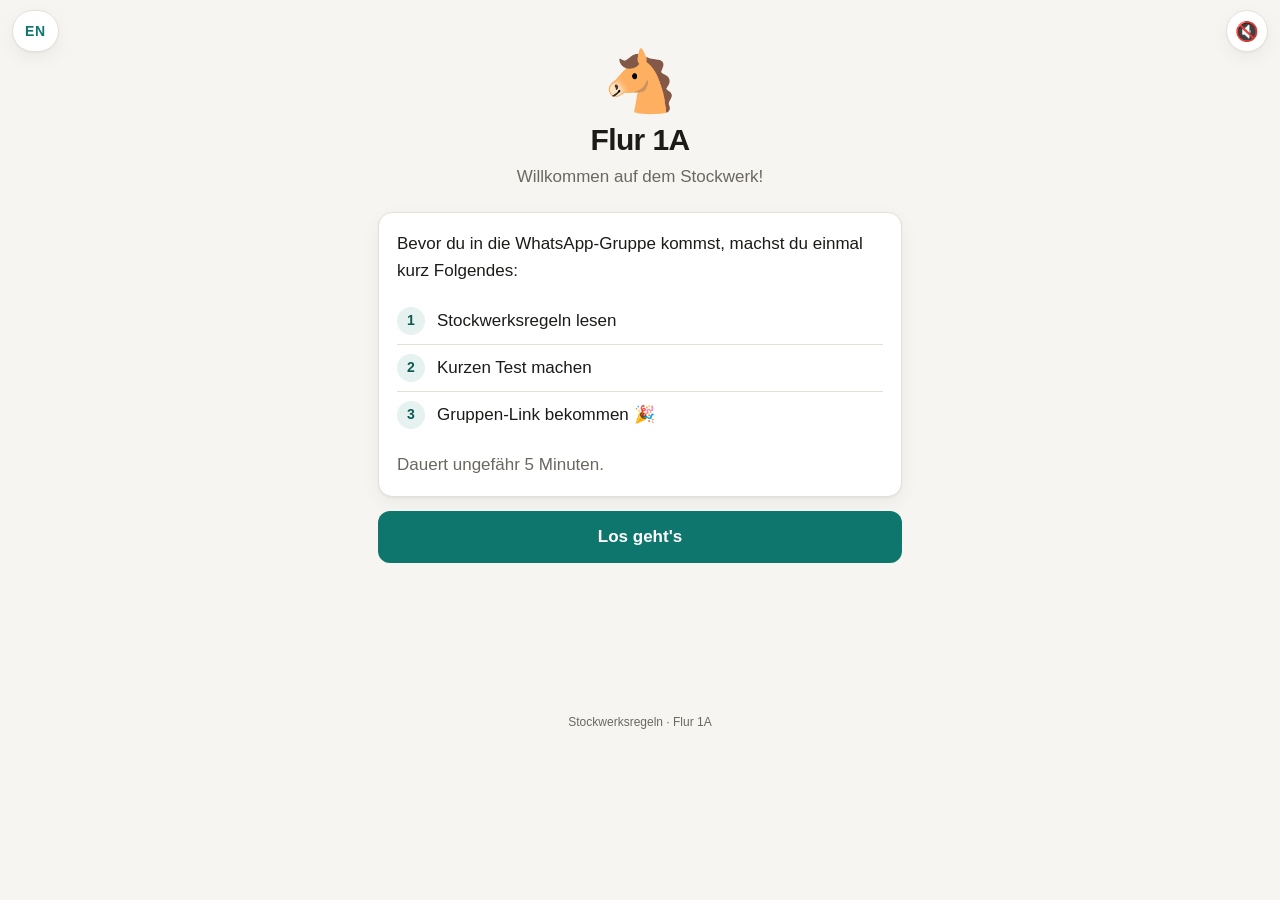
<file: index.html>
<!DOCTYPE html>
<html lang="de">
<head>
  <meta charset="utf-8">
  <meta name="viewport" content="width=device-width, initial-scale=1, viewport-fit=cover">
  <title>Stockwerksregeln – Flur 1A</title>
  <meta name="description" content="Regeln lesen, kurzen Test machen, WhatsApp-Gruppe beitreten.">
  <meta name="theme-color" content="#0f766e">
  <link rel="icon" href="data:image/svg+xml,<svg xmlns='http://www.w3.org/2000/svg' viewBox='0 0 100 100'><text y='.9em' font-size='90'>🍳</text></svg>">
  <link rel="stylesheet" href="styles.css">
</head>
<body>

<button id="btn-sprache" class="sprach-btn" type="button">EN</button>

<button id="btn-musik" class="musik-btn" type="button" hidden
        aria-label="Musik an oder aus" title="Musik an oder aus">🔈</button>

<div class="shell">

  <!-- ============ 1. WILLKOMMEN ============ -->
  <section id="screen-start" class="screen">
    <div class="hero">
      <div class="hero-emoji">🐴</div>
      <h1 id="hero-flur">Flur 1A</h1>
      <p class="hero-sub" id="hero-untertitel">Willkommen im Wohnheim!</p>
    </div>

    <div class="card">
      <p id="t-intro">Bevor du in die WhatsApp-Gruppe kommst, machst du einmal kurz Folgendes:</p>
      <ol class="steps">
        <li><span class="step-num">1</span> <span id="t-schritt1">Stockwerksregeln lesen</span></li>
        <li><span class="step-num">2</span> <span id="t-schritt2">Kurzen Test machen</span></li>
        <li><span class="step-num">3</span> <span id="t-schritt3">Gruppen-Link bekommen 🎉</span></li>
      </ol>
      <p class="muted" id="t-dauer">Dauert ungefähr 5 Minuten.</p>
    </div>

    <button class="btn btn-primary" id="btn-start">Los geht's</button>
  </section>

  <!-- ============ 2. REGELN ============ -->
  <section id="screen-rules" class="screen" hidden>
    <header class="page-head">
      <h2 id="t-regeln-titel">Stockwerksregeln</h2>
      <p class="muted" id="t-regeln-sub">Lies dir alles in Ruhe durch – danach wird gefragt.</p>
    </header>

    <div id="rules-list"></div>

    <div id="rules-sentinel" aria-hidden="true"></div>

    <div class="sticky-bar">
      <p class="hint" id="rules-hint">Scroll bis ans Ende der Regeln</p>
      <button class="btn btn-primary" id="btn-to-quiz" disabled>Weiter zum Test</button>
    </div>
  </section>

  <!-- ============ 3. TEST ============ -->
  <section id="screen-quiz" class="screen" hidden>
    <header class="page-head">
      <div class="progress-row">
        <span class="muted" id="quiz-counter">Frage 1 von 2</span>
        <button class="link-btn" id="btn-back-to-rules">Regeln nochmal ansehen</button>
      </div>
      <div class="progress-track"><div class="progress-fill" id="quiz-progress"></div></div>
    </header>

    <div class="card">
      <h2 id="quiz-question" class="question"></h2>
      <p class="muted small" id="quiz-multi-hint" hidden>Mehrere Antworten sind richtig.</p>
      <div id="quiz-options" class="options"></div>
      <div id="quiz-feedback" class="feedback" hidden></div>
    </div>

    <div class="sticky-bar">
      <button class="btn btn-primary" id="btn-check" disabled>Antwort prüfen</button>
      <button class="btn btn-primary" id="btn-next" hidden>Weiter</button>
    </div>
  </section>

  <!-- ============ 4a. NICHT BESTANDEN ============ -->
  <section id="screen-fail" class="screen" hidden>
    <div class="hero">
      <div class="hero-emoji">📖</div>
      <h1 id="t-fail-titel">Fast!</h1>
      <p class="hero-sub" id="fail-score"></p>
    </div>
    <div class="card">
      <p id="t-fail-text">Kein Problem – schau dir die Regeln nochmal an und probier es danach direkt nochmal.</p>
      <div id="fail-list" class="mistakes"></div>
    </div>
    <button class="btn btn-primary" id="btn-retry-rules">Regeln nochmal lesen</button>
    <button class="btn btn-ghost" id="btn-retry-quiz">Direkt nochmal testen</button>
  </section>

  <!-- ============ 4b. BESTANDEN ============ -->
  <section id="screen-done" class="screen" hidden>
    <div class="hero">
      <div class="hero-emoji">🎉</div>
      <h1 id="t-done-titel">Geschafft!</h1>
      <p class="hero-sub" id="done-text"></p>
    </div>

    <div class="card card-accent">
      <p><strong id="t-zugang-titel">Dein Zugang zur Gruppe</strong></p>
      <p class="muted" id="t-zugang-tipp">Tipp: Schreib in der Gruppe kurz Hallo mit deinem Namen und deiner Zimmernummer.</p>
      <a class="btn btn-whatsapp" id="btn-whatsapp" href="#" target="_blank" rel="noopener">
        WhatsApp-Gruppe beitreten
      </a>
    </div>

    <div class="card hinweis" id="abschluss-hinweis" hidden>
      <div class="hinweis-icon" id="hinweis-icon"></div>
      <div>
        <p class="hinweis-titel" id="hinweis-titel"></p>
        <p class="hinweis-text muted" id="hinweis-text"></p>
      </div>
    </div>

    <button class="btn btn-ghost" id="btn-reread">Regeln nochmal nachlesen</button>
  </section>

</div>

<footer class="foot"><span id="t-fuss">Stockwerksregeln</span> · <span id="foot-flur">Flur 1A</span></footer>

<script src="config.js"></script>
<script src="config-en.js"></script>
<script src="musik.js"></script>
<script src="app.js"></script>
</body>
</html>
</file>
<file: styles.css>
/* ---------- Farben & Grundlagen ---------- */
:root {
  --bg:        #f6f5f1;
  --surface:   #ffffff;
  --border:    #e3e0d8;
  --text:      #1c1b19;
  --text-soft: #6b6862;
  --accent:    #0f766e;
  --accent-dk: #0b5a54;
  --accent-bg: #e6f2f0;
  --good:      #15803d;
  --good-bg:   #e8f5ec;
  --bad:       #b91c1c;
  --bad-bg:    #fbeaea;
  --wa:        #25d366;
  --radius:    14px;
  --shadow:    0 1px 2px rgba(0,0,0,.05), 0 6px 18px rgba(0,0,0,.05);
}

@media (prefers-color-scheme: dark) {
  :root {
    --bg:        #17181a;
    --surface:   #1f2124;
    --border:    #33363b;
    --text:      #ececea;
    --text-soft: #a0a3a8;
    --accent:    #2dd4bf;
    --accent-dk: #14b8a6;
    --accent-bg: #16302e;
    --good:      #4ade80;
    --good-bg:   #16301f;
    --bad:       #f87171;
    --bad-bg:    #331d1d;
    --shadow:    0 1px 2px rgba(0,0,0,.3), 0 6px 18px rgba(0,0,0,.25);
  }
}

* { box-sizing: border-box; }

/* Muss ueber allen display-Regeln stehen: sonst ueberstimmt z. B. .btn { display: block }
   das hidden-Attribut und versteckte Elemente bleiben sichtbar. */
[hidden] { display: none !important; }

html { -webkit-text-size-adjust: 100%; }

body {
  margin: 0;
  padding: 0;
  background: var(--bg);
  color: var(--text);
  font-family: -apple-system, BlinkMacSystemFont, "Segoe UI", Roboto, "Helvetica Neue", Arial, sans-serif;
  font-size: 17px;
  line-height: 1.55;
  -webkit-font-smoothing: antialiased;
}

.shell {
  max-width: 560px;
  margin: 0 auto;
  padding: 24px 18px 140px;
}

h1 { font-size: 30px; line-height: 1.2; margin: 0 0 6px; letter-spacing: -.02em; }
h2 { font-size: 21px; line-height: 1.3; margin: 0 0 4px; letter-spacing: -.01em; }
p  { margin: 0 0 12px; }
p:last-child { margin-bottom: 0; }

.muted { color: var(--text-soft); }
.small { font-size: 14px; }

/* ---------- Hero ---------- */
.hero { text-align: center; padding: 28px 0 22px; }
.hero-emoji { font-size: 60px; line-height: 1; margin-bottom: 10px; }
.hero-sub { color: var(--text-soft); margin: 0; }

.page-head { margin: 4px 0 18px; }

/* ---------- Karten ---------- */
.card {
  background: var(--surface);
  border: 1px solid var(--border);
  border-radius: var(--radius);
  padding: 18px;
  margin-bottom: 14px;
  box-shadow: var(--shadow);
}
.card-accent { border-color: var(--accent); }

/* ---------- Schritte auf der Startseite ---------- */
.steps { list-style: none; margin: 14px 0; padding: 0; }
.steps li {
  display: flex; align-items: center; gap: 12px;
  padding: 9px 0;
  border-bottom: 1px solid var(--border);
}
.steps li:last-child { border-bottom: 0; }
.step-num {
  flex: 0 0 28px; height: 28px;
  display: grid; place-items: center;
  background: var(--accent-bg); color: var(--accent-dk);
  border-radius: 50%; font-size: 14px; font-weight: 700;
}
@media (prefers-color-scheme: dark) { .step-num { color: var(--accent); } }

/* ---------- Regel-Karten ---------- */
.rule {
  display: flex; gap: 14px;
  background: var(--surface);
  border: 1px solid var(--border);
  border-radius: var(--radius);
  padding: 16px;
  margin-bottom: 10px;
  box-shadow: var(--shadow);
}
.rule-icon { font-size: 26px; line-height: 1.2; flex: 0 0 auto; }
.rule-title { font-weight: 650; margin: 0 0 3px; font-size: 17px; }
.rule-text { margin: 0; color: var(--text-soft); font-size: 15px; }

/* ---------- Hinweiskasten am Ende ---------- */
.hinweis { display: flex; gap: 14px; align-items: flex-start; background: var(--accent-bg); border-color: transparent; }
.hinweis-icon { font-size: 26px; line-height: 1.2; flex: 0 0 auto; }
.hinweis-titel { font-weight: 650; margin: 0 0 4px; }
.hinweis-text { margin: 0; font-size: 15px; }

/* ---------- Sprachschalter ---------- */
.sprach-btn {
  position: fixed;
  top: calc(10px + env(safe-area-inset-top));
  left: 12px;
  z-index: 20;
  min-width: 42px; height: 42px;
  display: grid; place-items: center;
  font-size: 14px; font-weight: 700; letter-spacing: .04em;
  font-family: inherit;
  background: var(--surface);
  color: var(--accent);
  border: 1px solid var(--border);
  border-radius: 999px;
  box-shadow: var(--shadow);
  cursor: pointer;
  padding: 0 12px;
}
.sprach-btn:active { transform: scale(.93); }

/* ---------- Musikschalter ---------- */
.musik-btn {
  position: fixed;
  top: calc(10px + env(safe-area-inset-top));
  right: 12px;
  z-index: 20;
  width: 42px; height: 42px;
  display: grid; place-items: center;
  font-size: 19px; line-height: 1;
  background: var(--surface);
  color: var(--text);
  border: 1px solid var(--border);
  border-radius: 50%;
  box-shadow: var(--shadow);
  cursor: pointer;
  padding: 0;
}
.musik-btn:active { transform: scale(.93); }

/* ---------- Abschnittsüberschriften in der Regelliste ---------- */
.abschnitt {
  font-size: 13px;
  font-weight: 700;
  letter-spacing: .1em;
  text-transform: uppercase;
  color: var(--accent);
  margin: 26px 0 10px;
  padding-top: 14px;
  border-top: 1px solid var(--border);
}
#rules-list > .abschnitt:first-child { margin-top: 4px; padding-top: 0; border-top: 0; }
.abschnitt-intro { font-size: 15px; color: var(--text-soft); margin: -2px 0 12px; }

/* ---------- Buttons ---------- */
.btn {
  display: block; width: 100%;
  padding: 15px 18px;
  border: 1px solid transparent;
  border-radius: 12px;
  font-size: 17px; font-weight: 600;
  font-family: inherit;
  text-align: center; text-decoration: none;
  cursor: pointer;
  transition: transform .06s ease, opacity .15s ease, background .15s ease;
  margin-bottom: 10px;
}
.btn:active { transform: scale(.985); }
.btn-primary { background: var(--accent); color: #fff; }
@media (prefers-color-scheme: dark) { .btn-primary { color: #08302c; } }
.btn-primary:disabled { opacity: .4; cursor: not-allowed; }
.btn-ghost {
  background: transparent; color: var(--text-soft);
  border-color: var(--border);
}
.btn-whatsapp { background: var(--wa); color: #07301a; margin-top: 6px; }
.link-btn {
  background: none; border: 0; padding: 0;
  color: var(--accent); font: inherit; font-size: 14px;
  text-decoration: underline; cursor: pointer;
}

/* ---------- Fixierte Leiste unten ---------- */
.sticky-bar {
  position: fixed; left: 0; right: 0; bottom: 0;
  padding: 12px 18px calc(12px + env(safe-area-inset-bottom));
  background: linear-gradient(to top, var(--bg) 62%, transparent);
  z-index: 5;
}
.sticky-bar > * { max-width: 524px; margin-left: auto; margin-right: auto; }
.sticky-bar .btn { margin-bottom: 0; }
.hint {
  text-align: center; font-size: 13px; color: var(--text-soft);
  margin: 0 0 8px;
}

/* ---------- Fortschritt ---------- */
.progress-row { display: flex; justify-content: space-between; align-items: center; gap: 12px; margin-bottom: 8px; }
.progress-track { height: 6px; background: var(--border); border-radius: 99px; overflow: hidden; }
.progress-fill { height: 100%; width: 0; background: var(--accent); border-radius: 99px; transition: width .3s ease; }

/* ---------- Quiz ---------- */
.question { margin-bottom: 14px; }
.options { display: flex; flex-direction: column; gap: 9px; }

.opt {
  display: flex; align-items: flex-start; gap: 11px;
  padding: 14px;
  border: 1.5px solid var(--border);
  border-radius: 12px;
  cursor: pointer;
  background: var(--bg);
  font-size: 16px;
  transition: border-color .12s ease, background .12s ease;
}
.opt input { margin: 3px 0 0; accent-color: var(--accent); flex: 0 0 auto; width: 18px; height: 18px; }
.opt:has(input:checked) { border-color: var(--accent); background: var(--accent-bg); }
.opt.locked { cursor: default; }
.opt.is-correct { border-color: var(--good); background: var(--good-bg); }
.opt.is-wrong   { border-color: var(--bad);  background: var(--bad-bg); }
.opt-mark { margin-left: auto; font-weight: 700; flex: 0 0 auto; }
.opt.is-correct .opt-mark { color: var(--good); }
.opt.is-wrong   .opt-mark { color: var(--bad); }

.feedback {
  margin-top: 14px; padding: 13px 15px;
  border-radius: 12px; font-size: 15px;
  border-left: 4px solid;
}
.feedback.ok  { background: var(--good-bg); border-color: var(--good); }
.feedback.no  { background: var(--bad-bg);  border-color: var(--bad); }
.feedback strong { display: block; margin-bottom: 3px; }

/* ---------- Bild in einer Regelkarte ---------- */
.rule-bild { display: block; margin-top: 12px; border-radius: 10px; overflow: hidden; border: 1px solid var(--border); }
.rule-bild img { display: block; width: 100%; height: auto; }
.rule-bild-hinweis { font-size: 13px; color: var(--text-soft); margin: 6px 0 0; text-align: center; }

/* ---------- Kartenaufgabe ---------- */
.karte-wrap {
  position: relative;
  display: block;
  width: 100%;
  border: 1.5px solid var(--border);
  border-radius: 12px;
  overflow: hidden;
  cursor: crosshair;
  touch-action: manipulation;
  -webkit-tap-highlight-color: transparent;
  background: var(--bg);
}
.karte-wrap img { display: block; width: 100%; height: auto; user-select: none; -webkit-user-drag: none; }
.karte-wrap.locked { cursor: default; }

.marker {
  position: absolute;
  width: 22px; height: 22px;
  margin: 0;
  border-radius: 50%;
  border: 3px solid #fff;
  box-shadow: 0 1px 5px rgba(0,0,0,.45);
  transform: translate(-50%, -50%);
  pointer-events: none;
  background: var(--accent);
}
.marker-eigen.treffer { background: #15803d; }
.marker-eigen.daneben { background: #b91c1c; }
.marker-loesung {
  background: #15803d;
  width: 26px; height: 26px;
  animation: marker-auf .3s ease-out;
}
@keyframes marker-auf { from { transform: translate(-50%, -50%) scale(.3); opacity: 0; } }

.marker-label {
  position: absolute;
  left: 30px; top: 50%;
  transform: translateY(-50%);
  white-space: nowrap;
  background: #15803d;
  color: #fff;
  font-size: 13px; font-weight: 700;
  padding: 3px 9px;
  border-radius: 99px;
  box-shadow: 0 1px 5px rgba(0,0,0,.35);
}
.marker-label.links { left: auto; right: 30px; }

/* ---------- Fehlerliste ---------- */
.mistakes { margin-top: 12px; }
.mistakes div {
  padding: 10px 0; border-top: 1px solid var(--border);
  font-size: 15px; color: var(--text-soft);
}
.mistakes div:first-child { border-top: 0; }

/* ---------- Fuß ---------- */
.foot {
  text-align: center; font-size: 12px; color: var(--text-soft);
  padding: 0 18px 26px;
}
</file>
